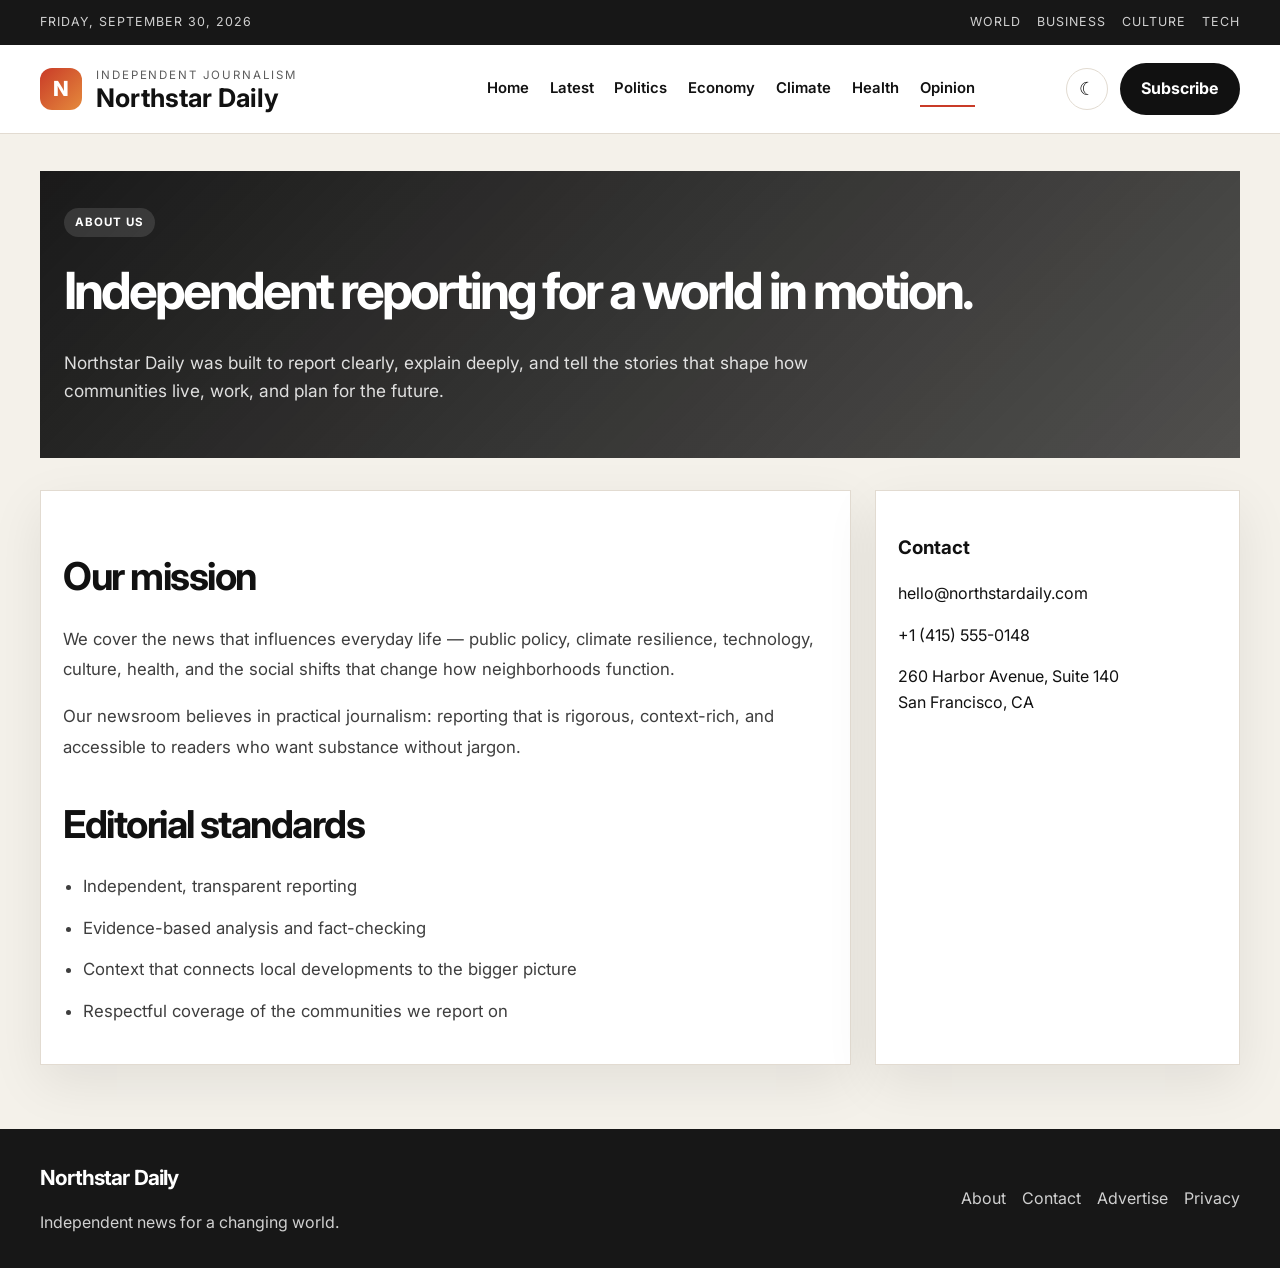
<file: about.html>
<!DOCTYPE html>
<html lang="en">
  <head>
    <meta charset="UTF-8" />
    <meta name="viewport" content="width=device-width, initial-scale=1.0" />
    <title>Northstar Daily | About</title>
    <meta
      name="description"
      content="Learn about Northstar Daily, its mission, editorial standards, and the journalists behind the reporting."
    />
    <link rel="preconnect" href="https://fonts.googleapis.com" />
    <link rel="preconnect" href="https://fonts.gstatic.com" crossorigin />
    <link
      href="https://fonts.googleapis.com/css2?family=Inter:wght@400;500;600;700;800;900&display=swap"
      rel="stylesheet"
    />
    <link rel="stylesheet" href="styles.css" />
  </head>
  <body>
    <div class="topbar">
      <div class="container topbar-inner">
        <p>Friday, September 30, 2026</p>
        <div class="topbar-links">
          <a href="category.html">World</a>
          <a href="category.html">Business</a>
          <a href="category.html">Culture</a>
          <a href="category.html">Tech</a>
        </div>
      </div>
    </div>

    <header class="site-header">
      <div class="container header-inner">
        <div class="brand-block">
          <span class="brand-mark">N</span>
          <div>
            <p class="brand-kicker">Independent Journalism</p>
            <h1><a href="index.html">Northstar Daily</a></h1>
          </div>
        </div>

        <button class="nav-toggle" aria-label="Open navigation" aria-expanded="false">
          <span></span><span></span><span></span>
        </button>

        <nav class="main-nav" aria-label="Main navigation">
          <a href="index.html">Home</a>
          <a href="category.html">Latest</a>
          <a href="category.html">Politics</a>
          <a href="category.html">Economy</a>
          <a href="category.html">Climate</a>
          <a href="category.html">Health</a>
          <a href="about.html" class="active">Opinion</a>
        </nav>

        <div class="header-actions">
          <button class="theme-toggle" type="button" aria-label="Toggle dark mode">☾</button>
          <button class="subscribe-btn" type="button">Subscribe</button>
        </div>
      </div>
    </header>

    <main class="container about-page">
      <section class="about-hero">
        <span class="tag">About Us</span>
        <h1>Independent reporting for a world in motion.</h1>
        <p>
          Northstar Daily was built to report clearly, explain deeply, and tell the stories that shape how communities live, work, and plan for the future.
        </p>
      </section>

      <div class="about-grid">
        <div class="about-copy">
          <h2>Our mission</h2>
          <p>
            We cover the news that influences everyday life — public policy, climate resilience, technology, culture, health, and the social shifts that change how neighborhoods function.
          </p>
          <p>
            Our newsroom believes in practical journalism: reporting that is rigorous, context-rich, and accessible to readers who want substance without jargon.
          </p>

          <h2>Editorial standards</h2>
          <ul>
            <li>Independent, transparent reporting</li>
            <li>Evidence-based analysis and fact-checking</li>
            <li>Context that connects local developments to the bigger picture</li>
            <li>Respectful coverage of the communities we report on</li>
          </ul>
        </div>

        <aside class="about-panel">
          <h3>Contact</h3>
          <p>hello@northstardaily.com</p>
          <p>+1 (415) 555-0148</p>
          <p>260 Harbor Avenue, Suite 140<br />San Francisco, CA</p>
        </aside>
      </div>
    </main>

    <footer class="site-footer">
      <div class="container footer-inner">
        <div>
          <h4>Northstar Daily</h4>
          <p>Independent news for a changing world.</p>
        </div>
        <div class="footer-links">
          <a href="about.html">About</a>
          <a href="about.html">Contact</a>
          <a href="about.html">Advertise</a>
          <a href="about.html">Privacy</a>
        </div>
      </div>
    </footer>

    <script src="script.js"></script>
  </body>
</html>
</file>
<file: styles.css>
:root {
  --bg: #f4f1ea;
  --bg-alt: #efe6dc;
  --panel: #ffffff;
  --panel-alt: #f8f2ea;
  --text: #111111;
  --text-soft: #3e3e3e;
  --muted: #5d5d5d;
  --line: #e2dbd1;
  --accent: #c93b28;
  --accent-dark: #a82f23;
  --accent-soft: #f9e7e2;
  --shadow: 0 18px 50px rgba(17, 17, 17, 0.08);
  --dark-bg: #111315;
  --dark-panel: #191d20;
  --dark-panel-alt: #1d2327;
  --dark-text: #edf0f2;
  --dark-muted: #b1bac3;
  --dark-line: rgba(255, 255, 255, 0.08);
  --dark-accent-soft: rgba(201, 59, 40, 0.12);
}

* {
  box-sizing: border-box;
}

html {
  scroll-behavior: smooth;
}

body {
  margin: 0;
  font-family: "Inter", sans-serif;
  background: var(--bg);
  color: var(--text);
  line-height: 1.6;
  transition: background 0.2s ease, color 0.2s ease;
}

body.dark-mode {
  background: var(--dark-bg);
  color: var(--dark-text);
}

body.dark-mode .site-header,
body.dark-mode .topbar,
body.dark-mode .main-nav,
body.dark-mode .brand-block,
body.dark-mode .news-card,
body.dark-mode .mini-headlines,
body.dark-mode .sidebar-box,
body.dark-mode .feature-focus,
body.dark-mode .category-strip,
body.dark-mode .site-footer,
body.dark-mode .about-panel,
body.dark-mode .article-shell,
body.dark-mode .story-list-item,
body.dark-mode .hero-story {
  background-color: var(--dark-panel);
  color: var(--dark-text);
}

body.dark-mode .card-body,
body.dark-mode .newsletter,
body.dark-mode .sidebar-box,
body.dark-mode .category-strip,
body.dark-mode .mini-headlines,
body.dark-mode .article-shell,
body.dark-mode .about-panel,
body.dark-mode .story-list-item {
  background-color: var(--dark-panel-alt);
}

body.dark-mode .site-header,
body.dark-mode .mini-headlines,
body.dark-mode .news-card,
body.dark-mode .sidebar-box,
body.dark-mode .category-strip,
body.dark-mode .story-list-item,
body.dark-mode .article-shell,
body.dark-mode .about-panel,
body.dark-mode .hero-story {
  border-color: var(--dark-line);
}

body.dark-mode a,
body.dark-mode h1,
body.dark-mode h2,
body.dark-mode h3,
body.dark-mode h4,
body.dark-mode p,
body.dark-mode li,
body.dark-mode .brand-kicker,
body.dark-mode .story-meta,
body.dark-mode .card-body p,
body.dark-mode .newsletter p,
body.dark-mode .about-copy p,
body.dark-mode .about-copy li,
body.dark-mode .article-meta,
body.dark-mode .category-hero p {
  color: var(--dark-text);
}

body.dark-mode .muted,
body.dark-mode .topbar,
body.dark-mode .topbar-links a,
body.dark-mode .brand-kicker,
body.dark-mode .story-meta,
body.dark-mode .card-body p,
body.dark-mode .newsletter p,
body.dark-mode .article-meta,
body.dark-mode .category-hero p,
body.dark-mode .mini-headlines a,
body.dark-mode .sidebar-box a {
  color: var(--dark-muted);
}

body.dark-mode .tag {
  background: var(--dark-accent-soft);
  color: #ffb4a6;
}

a {
  color: inherit;
  text-decoration: none;
}

img {
  max-width: 100%;
  display: block;
}

button,
input {
  font: inherit;
}

.container {
  width: min(1200px, calc(100% - 2rem));
  margin: 0 auto;
}

.topbar {
  background: #171717;
  color: rgba(255, 255, 255, 0.8);
  font-size: 0.78rem;
  letter-spacing: 0.08em;
  text-transform: uppercase;
}

.topbar-inner {
  display: flex;
  align-items: center;
  justify-content: space-between;
  min-height: 42px;
  gap: 1rem;
}

.topbar-links {
  display: flex;
  align-items: center;
  gap: 1rem;
}

.topbar-links a {
  color: rgba(255, 255, 255, 0.8);
}

.site-header {
  background: var(--panel);
  border-bottom: 1px solid var(--line);
  position: sticky;
  top: 0;
  z-index: 40;
}

.header-inner {
  display: grid;
  grid-template-columns: minmax(220px, 1.6fr) minmax(0, 2.8fr) auto;
  align-items: center;
  gap: 1.5rem;
  min-height: 88px;
}

.brand-block {
  display: flex;
  align-items: center;
  gap: 0.9rem;
}

.brand-mark {
  width: 42px;
  height: 42px;
  border-radius: 12px;
  background: linear-gradient(135deg, var(--accent), #e58a3c);
  color: white;
  display: grid;
  place-items: center;
  font-size: 1.3rem;
  font-weight: 800;
}

.brand-kicker {
  margin: 0;
  color: var(--muted);
  font-size: 0.72rem;
  letter-spacing: 0.16em;
  text-transform: uppercase;
}

.brand-block h1 {
  margin: 0;
  font-size: clamp(1.6rem, 2vw, 2.15rem);
  line-height: 1.1;
}

.main-nav {
  display: flex;
  justify-content: center;
  align-items: center;
  gap: 1.3rem;
  flex-wrap: wrap;
  font-size: 0.93rem;
}

.main-nav a {
  position: relative;
  padding: 0.4rem 0;
  color: var(--text);
  font-weight: 600;
}

.main-nav a::after {
  content: "";
  position: absolute;
  left: 0;
  bottom: 0;
  width: 0;
  height: 2px;
  background: var(--accent);
  transition: width 0.2s ease;
}

.main-nav a:hover::after,
.main-nav a:focus-visible::after,
.main-nav a.active::after {
  width: 100%;
}

.header-actions {
  display: flex;
  align-items: center;
  gap: 0.75rem;
}

.theme-toggle {
  border: 1px solid var(--line);
  background: transparent;
  border-radius: 999px;
  width: 42px;
  height: 42px;
  cursor: pointer;
  font-size: 1.1rem;
}

.subscribe-btn {
  border: none;
  border-radius: 999px;
  background: var(--text);
  color: #fff;
  padding: 0.8rem 1.35rem;
  font-weight: 700;
  cursor: pointer;
  transition: transform 0.2s ease, opacity 0.2s ease;
}

.subscribe-btn:hover,
.subscribe-btn:focus-visible {
  transform: translateY(-1px);
  opacity: 0.96;
}

.page-shell {
  padding: 2rem 0 4rem;
}

.hero {
  display: grid;
  grid-template-columns: minmax(0, 2.2fr) minmax(260px, 0.9fr);
  gap: 1.5rem;
  margin-bottom: 1.75rem;
}

.hero-story,
.news-card,
.sidebar-box,
.category-strip,
.story-list-item,
.article-shell,
.about-panel {
  background: var(--panel);
  border: 1px solid var(--line);
  box-shadow: var(--shadow);
}

.hero-story {
  overflow: hidden;
}

.hero-story img {
  width: 100%;
  height: 430px;
  object-fit: cover;
}

.hero-content {
  padding: 1.5rem 1.5rem 1.7rem;
}

.tag {
  display: inline-block;
  padding: 0.35rem 0.7rem;
  border-radius: 999px;
  background: var(--accent-soft);
  color: var(--accent-dark);
  font-size: 0.72rem;
  font-weight: 700;
  letter-spacing: 0.08em;
  text-transform: uppercase;
}

.tag-featured {
  margin-bottom: 0.8rem;
}

.hero-content h2 {
  margin: 0;
  font-size: clamp(2rem, 4vw, 3.3rem);
  line-height: 1.04;
  letter-spacing: -0.05em;
}

.hero-content p {
  margin: 1rem 0 1.1rem;
  color: var(--muted);
  font-size: 1.02rem;
}

.story-meta {
  display: flex;
  gap: 1rem;
  flex-wrap: wrap;
  color: var(--muted);
  font-size: 0.8rem;
  letter-spacing: 0.06em;
  text-transform: uppercase;
}

.mini-headlines {
  background: var(--panel-alt);
  border: 1px solid var(--line);
  padding: 1.4rem 1.2rem;
}

.mini-headlines h3,
.section-header h3,
.sidebar-box h3,
.site-footer h4 {
  margin: 0 0 1rem;
  font-size: 1.3rem;
  letter-spacing: -0.04em;
}

.mini-headlines ul {
  list-style: none;
  padding: 0;
  margin: 0;
  display: grid;
  gap: 1.1rem;
}

.mini-headlines li {
  padding-bottom: 1rem;
  border-bottom: 1px solid var(--line);
}

.mini-headlines li:last-child {
  border-bottom: none;
  padding-bottom: 0;
}

.kicker {
  display: block;
  color: var(--accent-dark);
  font-size: 0.72rem;
  font-weight: 700;
  letter-spacing: 0.1em;
  text-transform: uppercase;
  margin-bottom: 0.5rem;
}

.mini-headlines a {
  font-weight: 700;
  line-height: 1.5;
}

.breaking-bar {
  display: flex;
  align-items: center;
  gap: 1rem;
  background: #111111;
  color: white;
  border-radius: 12px;
  padding: 0.85rem 1rem;
  margin-bottom: 2rem;
}

.breaking-label {
  padding: 0.38rem 0.6rem;
  background: var(--accent);
  color: white;
  border-radius: 999px;
  font-size: 0.7rem;
  font-weight: 800;
  text-transform: uppercase;
  letter-spacing: 0.08em;
}

.breaking-bar p {
  margin: 0;
  font-weight: 500;
}

.content-grid {
  display: grid;
  grid-template-columns: minmax(0, 2.5fr) minmax(260px, 0.95fr);
  gap: 1.5rem;
}

.main-column {
  display: grid;
  gap: 1.5rem;
}

.section-header {
  display: flex;
  align-items: center;
  justify-content: space-between;
  gap: 1rem;
}

.section-header a {
  font-size: 0.85rem;
  font-weight: 700;
  color: var(--accent-dark);
}

.news-grid {
  display: grid;
  grid-template-columns: repeat(3, minmax(0, 1fr));
  gap: 1.2rem;
}

.news-card {
  overflow: hidden;
}

.news-card img {
  width: 100%;
  height: 220px;
  object-fit: cover;
}

.card-body {
  padding: 1.1rem 1rem 1.25rem;
}

.card-body h4 {
  margin: 0.7rem 0 0.5rem;
  font-size: 1.22rem;
  line-height: 1.28;
  letter-spacing: -0.03em;
}

.card-body p {
  margin: 0;
  color: var(--muted);
}

.feature-split {
  display: grid;
  grid-template-columns: repeat(2, minmax(0, 1fr));
  gap: 1.2rem;
}

.feature-focus {
  min-height: 245px;
  background: linear-gradient(135deg, rgba(17, 17, 17, 0.86), rgba(17, 17, 17, 0.52)),
    url("https://images.unsplash.com/photo-1477959858617-67f85cf4f1df?auto=format&fit=crop&w=1200&q=80") center/cover no-repeat;
  color: white;
  display: flex;
  align-items: end;
  padding: 1.25rem;
}

.feature-focus.alt {
  background: linear-gradient(135deg, rgba(55, 71, 80, 0.86), rgba(24, 31, 36, 0.65)),
    url("https://images.unsplash.com/photo-1516321165247-4aa89a48be28?auto=format&fit=crop&w=1200&q=80") center/cover no-repeat;
}

.feature-copy {
  max-width: 28rem;
}

.tag-editorial {
  background: rgba(255, 255, 255, 0.16);
  color: white;
}

.feature-copy h3 {
  margin: 0.8rem 0 0.7rem;
  font-size: clamp(1.5rem, 2vw, 2.1rem);
  line-height: 1.1;
  letter-spacing: -0.04em;
}

.feature-copy p {
  margin: 0 0 0.8rem;
  color: rgba(255, 255, 255, 0.9);
}

.feature-copy a {
  font-weight: 700;
  color: #fff;
  text-decoration: underline;
  text-underline-offset: 3px;
}

.sidebar {
  display: grid;
  gap: 1.2rem;
}

.sidebar-box {
  padding: 1.2rem 1.1rem;
}

.sidebar-box ol,
.related-list {
  margin: 0;
  padding-left: 1.2rem;
  display: grid;
  gap: 0.9rem;
}

.sidebar-box li {
  color: var(--muted);
  line-height: 1.5;
}

.sidebar-box a {
  font-weight: 700;
  color: var(--text);
}

.newsletter {
  background: linear-gradient(180deg, var(--panel), #f8efe9);
}

.newsletter p {
  color: var(--muted);
  margin-bottom: 1rem;
}

.newsletter form {
  display: flex;
  gap: 0.75rem;
  flex-direction: column;
}

.newsletter input {
  width: 100%;
  border: 1px solid var(--line);
  background: white;
  border-radius: 10px;
  padding: 0.85rem 0.9rem;
}

.newsletter button {
  border: none;
  background: var(--text);
  color: white;
  font-weight: 700;
  padding: 0.9rem 1rem;
  border-radius: 10px;
  cursor: pointer;
}

.category-strip {
  margin-top: 2.3rem;
  padding: 1.2rem 1.2rem 1.4rem;
}

.category-list {
  display: flex;
  flex-wrap: wrap;
  gap: 0.8rem;
}

.category-list a {
  background: var(--panel-alt);
  border: 1px solid var(--line);
  padding: 0.7rem 0.9rem;
  border-radius: 999px;
  font-weight: 600;
}

.site-footer {
  background: #171717;
  color: rgba(255, 255, 255, 0.8);
  padding: 2rem 0;
}

.footer-inner {
  display: flex;
  justify-content: space-between;
  align-items: center;
  gap: 2rem;
  flex-wrap: wrap;
}

.site-footer h4 {
  color: white;
}

.site-footer p {
  margin: 0;
}

.footer-links {
  display: flex;
  flex-wrap: wrap;
  gap: 1rem;
  color: rgba(255, 255, 255, 0.8);
}

.article-page,
.category-page,
.about-page {
  padding: 2.3rem 0 4rem;
}

.article-shell {
  padding: 1.5rem;
}

.article-header {
  margin-bottom: 1.25rem;
}

.article-header h1 {
  margin: 0.8rem 0 0.9rem;
  font-size: clamp(2.5rem, 4vw, 4rem);
  line-height: 1.02;
  letter-spacing: -0.06em;
}

.article-meta {
  display: flex;
  flex-wrap: wrap;
  gap: 1rem;
  color: var(--muted);
  font-size: 0.8rem;
  letter-spacing: 0.06em;
  text-transform: uppercase;
}

.article-hero-image {
  width: 100%;
  height: 500px;
  object-fit: cover;
  border-radius: 12px;
  margin-bottom: 1.7rem;
}

.article-body {
  max-width: 760px;
  margin: 0 auto;
}

.article-body p,
.about-copy p,
.about-copy li,
.category-hero p {
  color: var(--text-soft);
  font-size: 1.05rem;
  line-height: 1.8;
}

.article-body h2,
.about-copy h2 {
  margin: 2rem 0 0.8rem;
  font-size: clamp(1.8rem, 3vw, 2.4rem);
  letter-spacing: -0.04em;
}

.article-body blockquote {
  margin: 2rem 0;
  padding: 1.4rem 1.6rem;
  border-left: 4px solid var(--accent);
  background: var(--accent-soft);
  font-size: 1.2rem;
  font-weight: 600;
  line-height: 1.6;
}

.article-page {
  display: grid;
  grid-template-columns: minmax(0, 2.3fr) minmax(260px, 0.9fr);
  gap: 1.5rem;
}

.article-sidebar {
  display: grid;
  gap: 1.2rem;
}

.category-hero {
  background: linear-gradient(135deg, rgba(201, 59, 40, 0.08), rgba(255, 255, 255, 0.6));
  border: 1px solid var(--line);
  padding: 1.8rem 1.5rem 1.5rem;
  margin-bottom: 1.5rem;
}

.category-hero h1,
.about-hero h1 {
  margin: 0.8rem 0 0.7rem;
  font-size: clamp(2.4rem, 4vw, 4rem);
  letter-spacing: -0.06em;
}

.category-layout {
  display: grid;
  grid-template-columns: minmax(0, 2.3fr) minmax(260px, 0.9fr);
  gap: 1.4rem;
}

.category-feed {
  display: grid;
  gap: 1.5rem;
}

.story-list-item {
  display: grid;
  grid-template-columns: 220px minmax(0, 1fr);
  gap: 1rem;
  padding: 1rem;
  overflow: hidden;
}

.story-list-item img {
  width: 100%;
  height: 180px;
  object-fit: cover;
  border-radius: 12px;
}

.story-list-item h2 {
  margin: 0.7rem 0 0.5rem;
  font-size: clamp(1.4rem, 2vw, 2rem);
  letter-spacing: -0.04em;
  line-height: 1.15;
}

.story-list-item p {
  margin: 0;
  color: var(--muted);
}

.about-hero {
  background: linear-gradient(135deg, rgba(17, 17, 17, 0.96), rgba(17, 17, 17, 0.72)),
    url("https://images.unsplash.com/photo-1497366754035-f200968a6e72?auto=format&fit=crop&w=1600&q=80") center/cover no-repeat;
  color: white;
  padding: 2.3rem 1.5rem;
  margin-bottom: 2rem;
}

.about-hero .tag {
  background: rgba(255, 255, 255, 0.12);
  color: white;
}

.about-hero p {
  max-width: 760px;
  color: rgba(255, 255, 255, 0.85);
  font-size: 1.08rem;
}

.about-grid {
  display: grid;
  grid-template-columns: minmax(0, 2fr) minmax(220px, 0.9fr);
  gap: 1.5rem;
}

.about-copy {
  background: var(--panel);
  border: 1px solid var(--line);
  padding: 1.4rem;
  box-shadow: var(--shadow);
}

.about-copy ul {
  padding-left: 1.25rem;
  display: grid;
  gap: 0.7rem;
}

.about-panel {
  padding: 1.4rem;
}

.nav-toggle {
  display: none;
  border: 1px solid var(--line);
  background: transparent;
  border-radius: 10px;
  width: 44px;
  height: 44px;
  padding: 0.7rem 0.55rem;
  cursor: pointer;
}

.nav-toggle span {
  display: block;
  width: 100%;
  height: 2px;
  background: var(--text);
  margin: 5px 0;
}

@media (max-width: 980px) {
  .header-inner {
    grid-template-columns: 1fr auto;
    justify-items: start;
    padding: 1rem 0;
  }

  .main-nav {
    position: absolute;
    left: 1rem;
    right: 1rem;
    top: 100%;
    display: none;
    flex-direction: column;
    align-items: flex-start;
    background: var(--panel);
    border-bottom: 1px solid var(--line);
    padding: 1rem;
    box-shadow: var(--shadow);
  }

  .site-header.menu-open .main-nav {
    display: flex;
  }

  .nav-toggle {
    display: inline-block;
    justify-self: end;
  }

  .hero,
  .content-grid,
  .article-page,
  .category-layout,
  .about-grid {
    grid-template-columns: 1fr;
  }

  .news-grid {
    grid-template-columns: repeat(2, minmax(0, 1fr));
  }
}

@media (max-width: 640px) {
  .topbar-inner {
    flex-direction: column;
    justify-content: center;
    padding: 0.7rem 0;
  }

  .topbar-links {
    flex-wrap: wrap;
    justify-content: center;
  }

  .news-grid,
  .feature-split,
  .story-list-item {
    grid-template-columns: 1fr;
  }

  .hero-content h2,
  .article-header h1,
  .category-hero h1,
  .about-hero h1 {
    font-size: 2.2rem;
  }

  .brand-block {
    align-items: flex-start;
  }

  .header-actions {
    width: 100%;
    justify-content: flex-end;
  }

  .subscribe-btn {
    padding: 0.7rem 1rem;
  }

  .category-list {
    flex-direction: column;
    align-items: stretch;
  }
}
</file>
